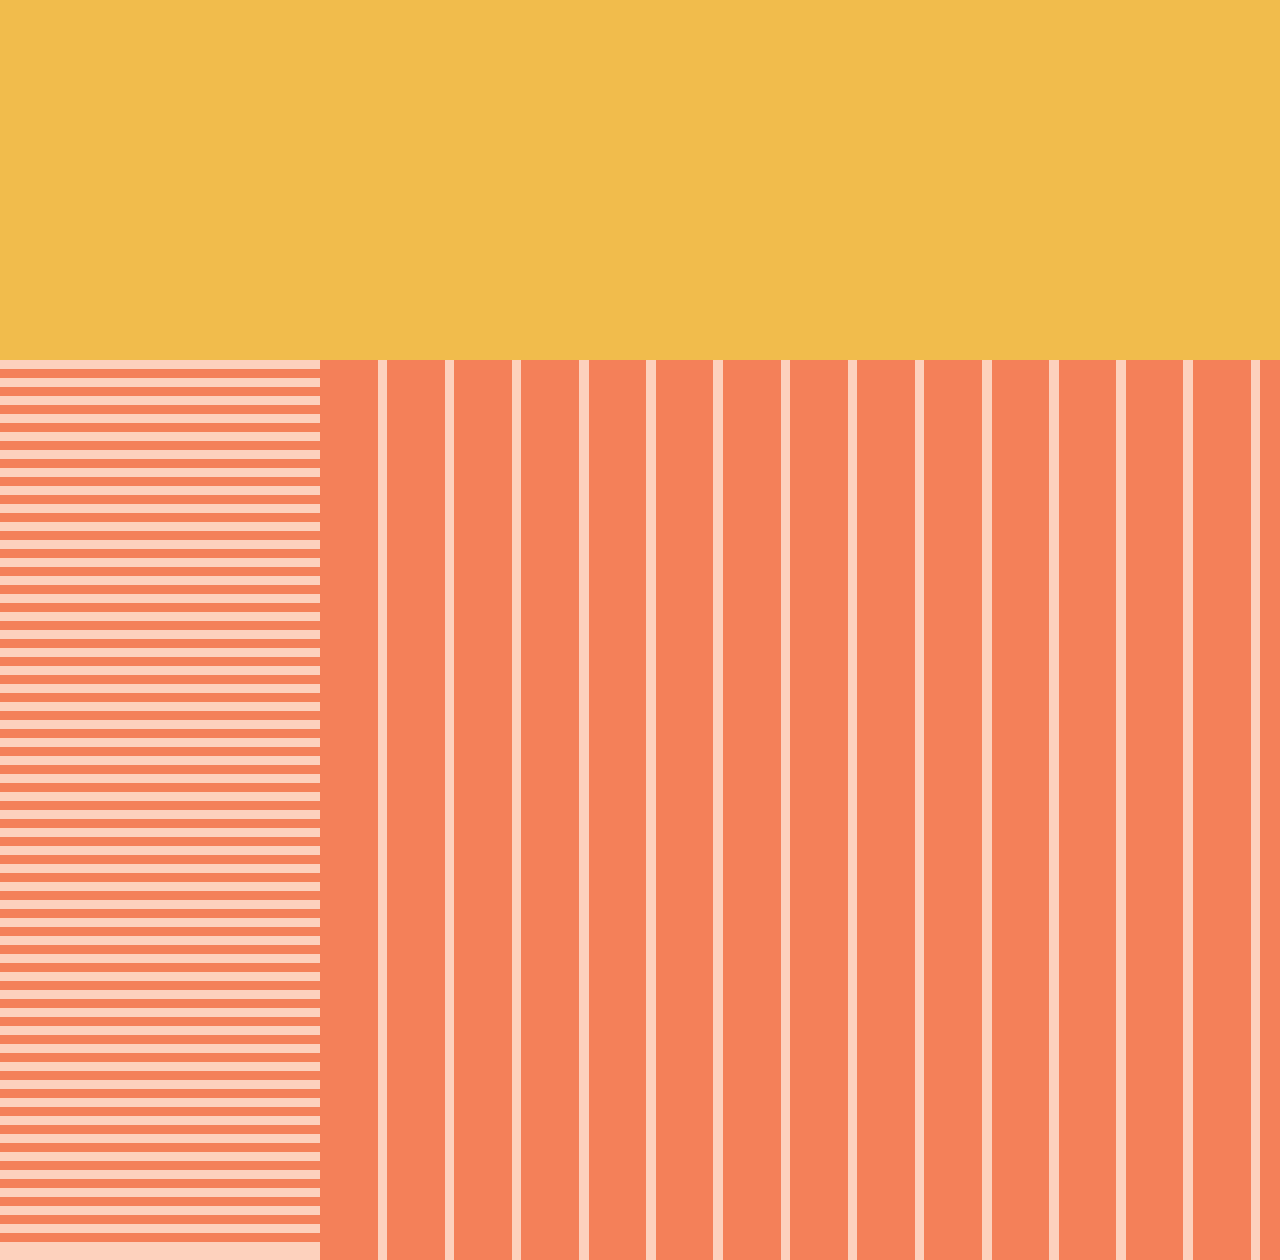
<file: comp1/index.html>
<html>
<head>
	<title>Workshop 1</title>
	<!-- CSS -->
	<link rel="stylesheet" href="style.css" type="text/css" charset="utf-8" />
	<!-- jQuery Library -->
	<script src="scripts/jquery.js"></script>
	<!-- jQuery UI Library -->
	<script src="scripts/jquery-ui.js"></script>
	<!-- JS Libraries -->
	<script src="scripts/plugins.js"></script>
	<!-- Custom JS Script -->
	<script src="scripts/app.js"></script>
</head>
<body>

	<div id="tile-container" class="cf">
	<div class="wide-box">
		<div class="stripe"></div>
	  <div class="stripe"></div>
	</div>
	  <div id="col-" class="col-15 col cf">
	    <div class="stripe"></div>
	    <div class="stripe"></div>
	  </div>
	  <div id="col-2" class="col-35 col"></div>
	  <div id="col-3" class="col-50 col"></div>
		<div class="stripe"></div>
	  <div class="stripe"></div>

	</div>

</body>
</html>
</file>
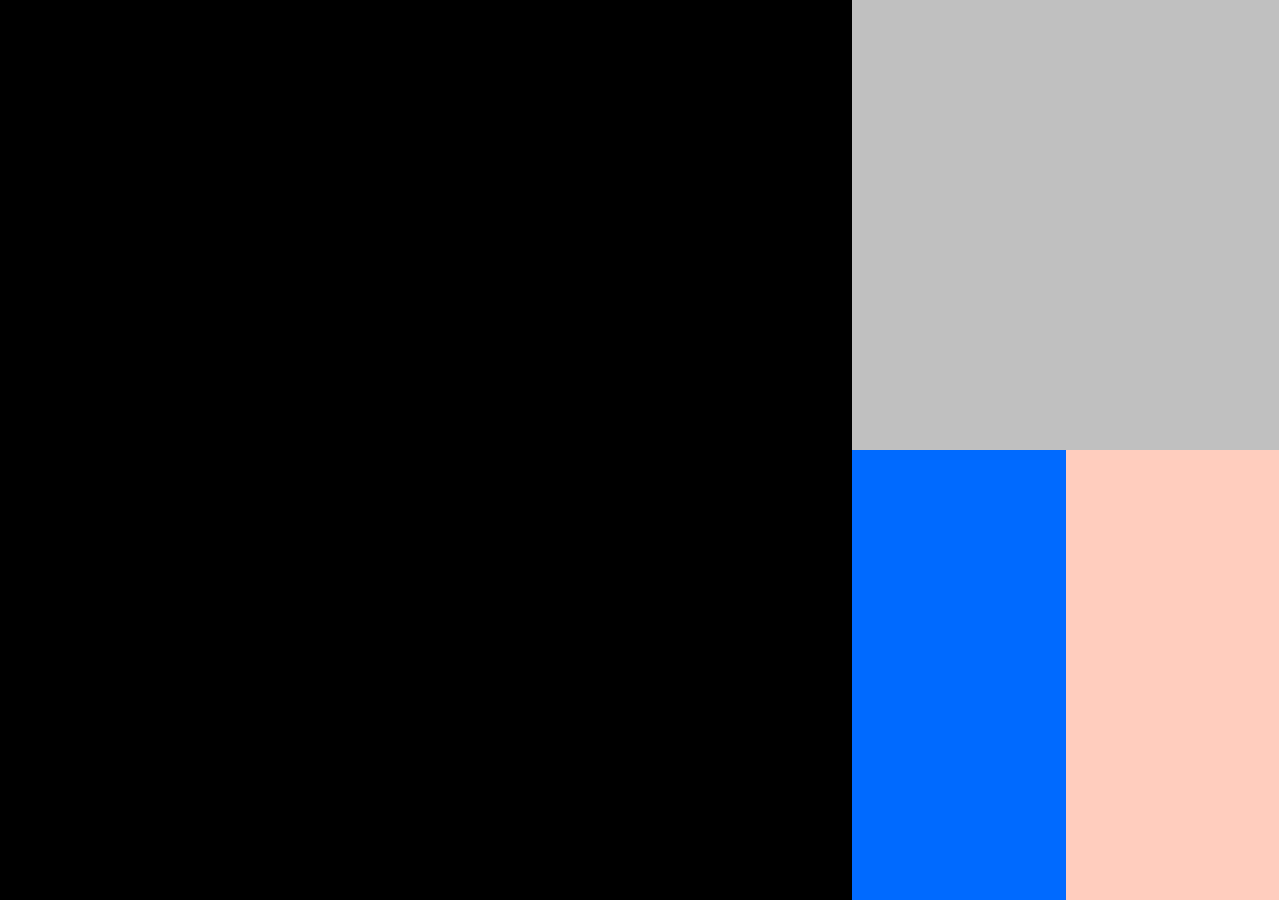
<file: comp2/index.html>
<html>

  <head>
    <title>Workshop 2</title>
    <!-- CSS -->
    <link rel="stylesheet" href="style.css" type="text/css" charset="utf-8" />
    <!-- jQuery Library -->
    <script src="scripts/jquery.js"></script>
    <!-- jQuery UI Library -->
    <script src="scripts/jquery-ui.js"></script>
    <!-- JS Libraries -->
    <script src="scripts/plugins.js"></script>
    <!-- Custom JS Script -->
    <script src="scripts/app.js"></script>
  </head>

  <body>
<div id="tile-container" class="cf">
      <div class="black-column">
      	<div class="stripe"></div>
    		<div class="stripe"></div>
      </div>
      <div class="grey-column">
        <div class="blue-vertical-rect"></div>
        <div class="peach-vertical-rect"></div>
      </div>
    </div>
  </body>

</html>
</file>
<file: comp1/style.css>
body {
	overflow:hidden;
}

#tile-container {
  width: 100%;
  height: 100%;
  position: absolute;
  top: 0;
  left: 0;
}

.wide-box {
	width:100%;
	height:40%;
	background:#f1bc4c;
}

/*.wide-box .stripe {
  height: 1%;
  width: 2%;
  background: blue;
  float: left;
}

.wide-box .stripe:nth-child(2n+0) {
  background: blue;
}*/

.col-35 {
  width: 25%;
}

.col-50 {
  width: 75%;
}

.col {
  height: 100%;
  float: left;
}

#col-1 {
  background: #50f5b1;
}

#col-1 .stripe {
  height: 2%;
  width: 100%;
  background: #845c26;
}

#col-1 .stripe:nth-child(2n+0) {
  background: #fec0d9;
}

#col-2 {
  background: #fdd1bd;
}

#col-2 .stripe {
  height: 1%;
  width: 100%;
  background: #f48059;
  float: left;
}

#col-2 .stripe:nth-child(2n+1) {
  background: #fdd1bd; /*pink*/
}

#col-3 {
  background: #f48059;
}

#col-3 .stripe {
  height: 100%;
  width: 1%;
  background: #f48059; /*orange*/
  float: left;
}

#col-3 .stripe:nth-child(7n+0) {
  background: #fdd1bd; /*pink*/
}


/* CCS @MEDIA SCREEN 4 LATER */
@media screen and (max-width: 400px) and (min-width: 0px) {

  #col-3 {
  	width:100%;
	  background: #4b51a5;
  }

  #col-3 .stripe {
    background: #4b51a5;
  }

	#col-3 .stripe:nth-child(7n+0) {
  	background: #f2f2f2;
}

	#col-2 {
		z-index:2;
		height:100%;
		top:0;
		left:0;
		position:relative;
		background:#dde4be;
	}

	#col-2 {
	display:none;
	}

	.wide-box {
		background:#fdd1bd;
	}

/* DON'T DELETE THIS */
#flag-container {
  position: absolute;
  top: 0;
  bottom: 0;
  left: 0;
  right: 0;
  background: red;
}

html {
  box-sizing: border-box;
}

*,*:before,*:after {
  box-sizing: inherit;
}

body {
  margin: 0;
}

/* Clear Float */

.cf:before,.cf:after {
  content: " ";
  /* 1 */
  display: table;
  /* 2 */
}

.cf:after {
  clear: both;
}

.cf {
  *zoom: 1;
}
</file>
<file: comp2/style.css>
/* DON'T DELETE THIS */

#tile-container {
  position: relative;
  width: 100%;
  height: 100%;
}

.black-column {
  background: black;
  width: 66.6%;
  height: 100%;
  float: left;
}

.grey-column {
  background: #c0c0c0;
  width: 33.33%;
  height: 100%;
  float: left;
}

.blue-vertical-rect {
  position: relative;
  background: #006aff;
  width: 50%;
  height: 50%;
  float: left;
  top: 50%;
}

.peach-vertical-rect {
  position: relative;
  background: #ffcdbe;
  width: 50%;
  height: 50%;
  float: left;
  top: 50%;
}

#tile-container {
  width: 100%;
  height: 100%;
  position: absolute;
  top: 0;
  left: 0;
}

/* CCS @MEDIA SCREEN 4 LATER */

@media screen and (max-width: 400px) and (min-width: 0px) {

  .blue-vertical-rect {
    display: none;
  }
  .peach-vertical-rect {
    display: none;
  }

	.black-column .stripe {
  height: 1%;
  width: 100%;
  background: #006aff;
}

.black-column .stripe:nth-child(2n+0) {
  background: #ffcdbe;
}

}

/* DON'T DELETE THIS */

#flag-container {
  position: absolute;
  top: 0;
  bottom: 0;
  left: 0;
  right: 0;
  background: red;
}

html {
  box-sizing: border-box;
}

*,
*:before,
*:after {
  box-sizing: inherit;
}

body {
  margin: 0;
}

/* Clear Float */

.cf:before,
.cf:after {
  content: " ";
  /* 1 */
  display: table;
  /* 2 */
}

.cf:after {
  clear: both;
}

.cf {
  *zoom: 1;
}
</file>
